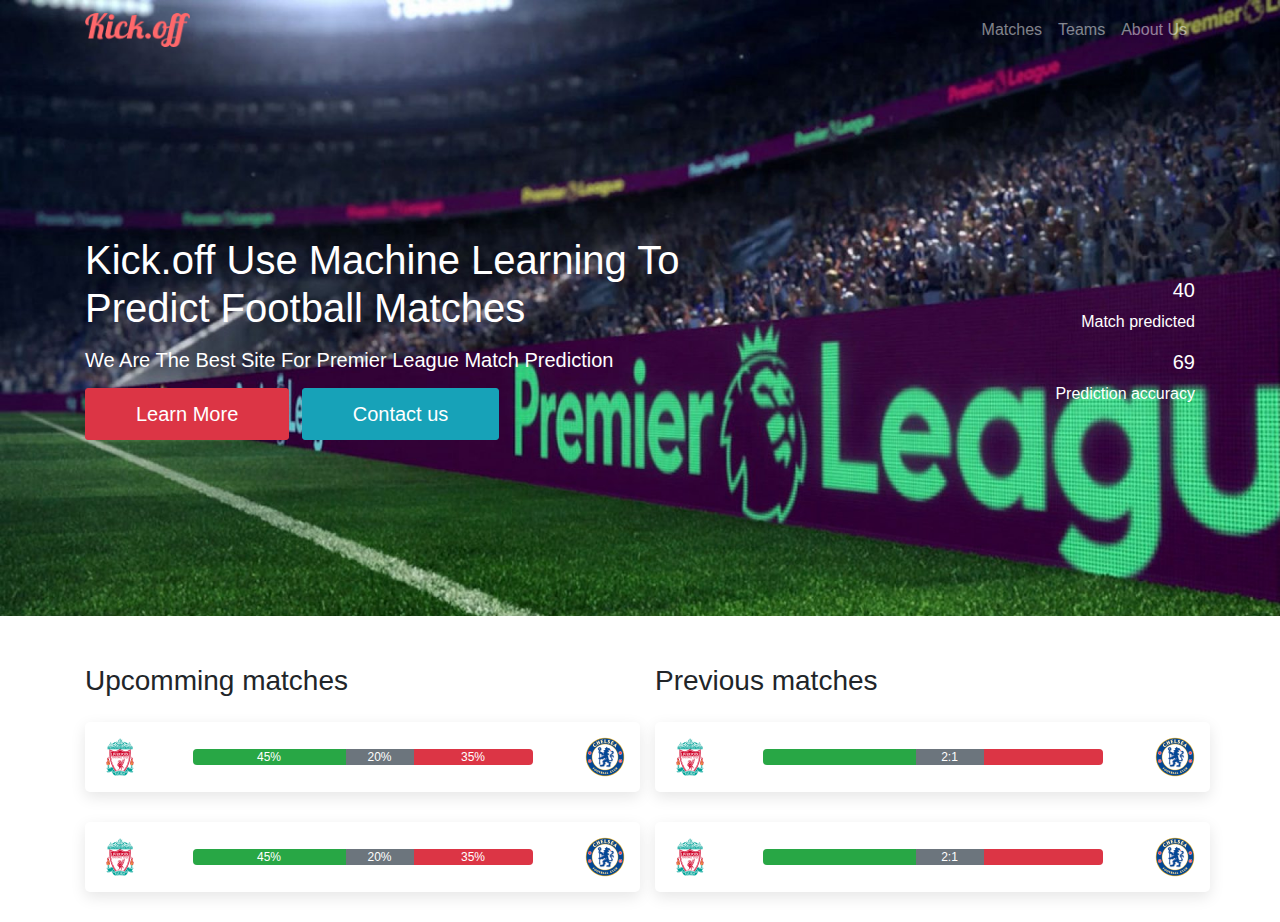
<file: index.html>
<!DOCTYPE html>
<html lang="en">
<head>
    <meta charset="UTF-8">
    <meta name="viewport" content="width=device-width, initial-scale=1.0">
    <meta http-equiv="X-UA-Compatible" content="ie=edge">
    <title>Kick.off</title>
    <link rel="stylesheet" href="css/bootstrap.css">
    <link rel="stylesheet" href="scss/styles.css">
</head>
<body>
    <header id="header">
        <nav class="navbar navbar-expand-lg navbar-dark bg-transparent">
            <div class="container">
                <a class="navbar-brand" href="#"><img src="./img/log.png" width="105" alt=""></a>
                <button class="navbar-toggler" type="button" data-toggle="collapse"
                    data-target="#navbarSupportedContent" aria-controls="navbarSupportedContent" aria-expanded="false"
                    aria-label="Toggle navigation">
                    <span class="navbar-toggler-icon"></span>
                </button>
                <div class="collapse navbar-collapse" id="navbarSupportedContent">
                    <ul class="navbar-nav ml-auto">
                        <li class="nav-item">
                            <a class="nav-link" href="#">Matches</a>
                        </li>
                        <li class="nav-item">
                            <a class="nav-link" href="#">Teams</a>
                        </li>
                        <li class="nav-item">
                            <a class="nav-link" href="#">About Us</a>
                        </li>
                    </ul>
                </div>
            </div>
        </nav>
        <!-- End of the navbar -->
        <div id="hero-area">
            <div class="container">
                <div class="row align-items-center">
                    <div class="col-sm-8 left-hero-content">
                        <h1 class="mb-3">Kick.off Use Machine Learning To Predict Football Matches</h1>
                        <h5 class="mb-3">We Are The Best Site For Premier League Match Prediction</h5>
                        <a href="#" class="btn btn-danger btn-lg mr-2">Learn More</a>
                        <a href="#" class="btn btn-info btn-lg">Contact us</a>
                    </div>
                    <div class="col-sm-4 right-hero-content">
                        <div class="mt-4">
                            <div class="match-predict text-right">
                                <h5>40</h5>
                                <p>Match predicted</p>
                            </div>
                            <div class="match-predict text-right">
                                <h5>69</h5>
                                <p>Prediction accuracy</p>
                            </div>
                        </div>
                    </div>
                </div>
            </div>
        </div>
        <!-- End of the hero area -->
    </header>

    <section class="container pt-5">
        <div class="row">
            <div class="col-sm-6">
                <h3 class="mb-4">Upcomming matches</h3>
                <div class="match-prediction row align-items-center">
                    <div class="col">
                        <span class="logo-left">
                            <img src="./img/liverpool-logo.png" title="Liverpool" alt="" width="40" height="40">
                        </span>
                    </div>
                    <div class="col-8">
                        <div class="progress">
                            <div class="progress-bar bg-success" role="progressbar" style="width: 45%" aria-valuenow="15" aria-valuemin="0" aria-valuemax="100">45%</div>
                            <div class="progress-bar bg-secondary" role="progressbar" style="width: 20%" aria-valuenow="30" aria-valuemin="0" aria-valuemax="100">20%</div>
                            <div class="progress-bar bg-danger" role="progressbar" style="width: 35%" aria-valuenow="20" aria-valuemin="0" aria-valuemax="100">35%</div>
                          </div>
                    </div>
                    <div class="col logo-right">
                        <span class="">
                            <img src="./img/chelsea-logo.png" title="Chelsea" alt="" width="40" height="40">
                        </span>
                    </div>
                </div>
                <!-- End of the one card -->
                <div class="match-prediction row align-items-center">
                    <div class="col">
                        <span class="logo-left">
                            <img src="./img/liverpool-logo.png" title="Liverpool" alt="" width="40" height="40">
                        </span>
                    </div>
                    <div class="col-8">
                        <div class="progress">
                            <div class="progress-bar bg-success" role="progressbar" style="width: 45%" aria-valuenow="15" aria-valuemin="0" aria-valuemax="100">45%</div>
                            <div class="progress-bar bg-secondary" role="progressbar" style="width: 20%" aria-valuenow="30" aria-valuemin="0" aria-valuemax="100">20%</div>
                            <div class="progress-bar bg-danger" role="progressbar" style="width: 35%" aria-valuenow="20" aria-valuemin="0" aria-valuemax="100">35%</div>
                          </div>
                    </div>
                    <div class="col logo-right">
                        <span class="">
                            <img src="./img/chelsea-logo.png" title="Chelsea" alt="" width="40" height="40">
                        </span>
                    </div>
                </div>
            </div>
            <div class="col-sm-6">
                <h3 class="mb-4">Previous matches</h3>
                <div class="match-prediction row align-items-center">
                    <div class="col">
                        <span class="logo-left">
                            <img src="./img/liverpool-logo.png" alt="Liverpool" title="Liverpool" width="40" height="40">
                        </span>
                    </div>
                    <div class="col-8">
                        <div class="progress">
                            <div class="progress-bar bg-success" role="progressbar" style="width: 45%" aria-valuenow="15" aria-valuemin="0" aria-valuemax="100"></div>
                            <div class="progress-bar bg-secondary" role="progressbar" style="width: 20%" aria-valuenow="30" aria-valuemin="0" aria-valuemax="100">2:1</div>
                            <div class="progress-bar bg-danger" role="progressbar" style="width: 35%" aria-valuenow="20" aria-valuemin="0" aria-valuemax="100"></div>
                          </div>
                    </div>
                    <div class="col logo-right">
                        <span class="">
                            <img src="./img/chelsea-logo.png" title="Chelsea" alt="" width="40" height="40">
                        </span>
                    </div>
                </div>

                <div class="match-prediction row align-items-center">
                    <div class="col">
                        <span class="logo-left">
                            <img src="./img/liverpool-logo.png" alt="Liverpool" title="Liverpool" width="40" height="40">
                        </span>
                    </div>
                    <div class="col-8">
                        <div class="progress">
                            <div class="progress-bar bg-success" role="progressbar" style="width: 45%" aria-valuenow="15" aria-valuemin="0" aria-valuemax="100"></div>
                            <div class="progress-bar bg-secondary" role="progressbar" style="width: 20%" aria-valuenow="30" aria-valuemin="0" aria-valuemax="100">2:1</div>
                            <div class="progress-bar bg-danger" role="progressbar" style="width: 35%" aria-valuenow="20" aria-valuemin="0" aria-valuemax="100"></div>
                          </div>
                    </div>
                    <div class="col logo-right">
                        <span class="">
                            <img src="./img/chelsea-logo.png" title="Chelsea" alt="" width="40" height="40">
                        </span>
                    </div>
                </div>
            </div>
        </div>
    </section>


    <script src="https://code.jquery.com/jquery-3.4.1.slim.min.js"
        integrity="sha384-J6qa4849blE2+poT4WnyKhv5vZF5SrPo0iEjwBvKU7imGFAV0wwj1yYfoRSJoZ+n" crossorigin="anonymous">
    </script>
    <script src="https://cdn.jsdelivr.net/npm/popper.js@1.16.0/dist/umd/popper.min.js"
        integrity="sha384-Q6E9RHvbIyZFJoft+2mJbHaEWldlvI9IOYy5n3zV9zzTtmI3UksdQRVvoxMfooAo" crossorigin="anonymous">
    </script>
    <script src="js/bootstrap.js">
    </script>
</body>

</html>
</file>
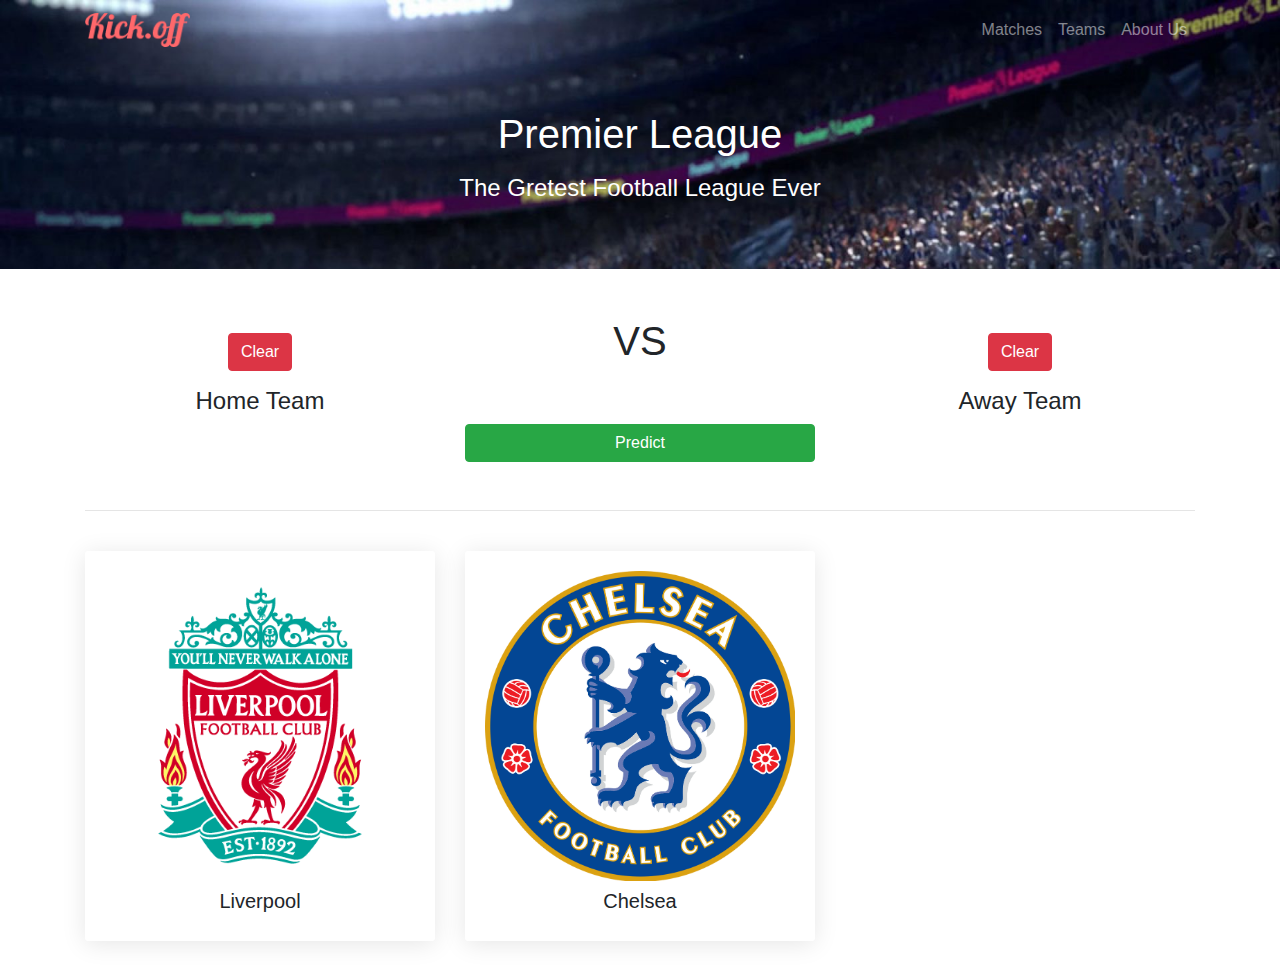
<file: predict.html>
<!DOCTYPE html>
<html lang="en">
<head>
    <meta charset="UTF-8">
    <meta name="viewport" content="width=device-width, initial-scale=1.0">
    <meta http-equiv="X-UA-Compatible" content="ie=edge">
    <title>Kick.off</title>
    <link rel="stylesheet" href="css/bootstrap.css">
    <link rel="stylesheet" href="scss/styles.css">
</head>
<body>
    <header id="header">
        <nav class="navbar navbar-expand-lg navbar-dark bg-transparent">
            <div class="container">
                <a class="navbar-brand" href="#"><img src="./img/log.png" width="105" alt=""></a>
                <button class="navbar-toggler" type="button" data-toggle="collapse"
                    data-target="#navbarSupportedContent" aria-controls="navbarSupportedContent" aria-expanded="false"
                    aria-label="Toggle navigation">
                    <span class="navbar-toggler-icon"></span>
                </button>
                <div class="collapse navbar-collapse" id="navbarSupportedContent">
                    <ul class="navbar-nav ml-auto">
                        <li class="nav-item">
                            <a class="nav-link" href="#">Matches</a>
                        </li>
                        <li class="nav-item">
                            <a class="nav-link" href="#">Teams</a>
                        </li>
                        <li class="nav-item">
                            <a class="nav-link" href="#">About Us</a>
                        </li>
                    </ul>
                </div>
            </div>
        </nav>
        <!-- End of the navbar -->
        <div id="hero-area-small">
            <div class="container">
                <div class="row align-items-center">
                    <div class="col-sm-12 text-center">
                        <h1 class="mb-3">Premier League</h1>
                        <h4 class="mb-3">The Gretest Football League Ever</h4>
                    </div>
                </div>
            </div>
        </div>
        <!-- End of the hero area -->
    </header>

    <!-- End of the header -->

    <section class="container pt-5">
        <div class="row mb-5" id="selected-team">
            <div class="col-sm-4 text-center">
                <div class="add-team"></div>
                <button class="btn btn-danger mt-3 deselect-btn">Clear</button>
                <h4 class="mt-3">Home Team</h4>
            </div>
            <div class="col-sm-4">
                <h1 class="text-center">VS</h1>
            </div>
            <div class="col-sm-4 text-center">
                <div class="add-team"></div>
                <button class="btn btn-danger mt-3 deselect-btn">Clear</button>
                <h4 class="text-center mt-3">Away Team</h4>
            </div>
            <div class="col-sm-4 offset-4">
                <a href="#" class="btn btn-success btn-block">Predict</a>
            </div>
        </div>
        <hr>
        <div class="row pt-4" id="teams-card">
            <div class="col-sm-4 mb-4">
                <div class="card" data-team="Liverpool">
                    <div class="card-body">
                        <img src="./img/liverpool-logo-big.png" class="card-img" alt="">
                        <h5 class="text-center mt-2">Liverpool</h5>
                    </div>
                </div>
            </div>
            <div class="col-sm-4 mb-4">
                <div class="card" data-team="Chelsea">
                    <div class="card-body">
                        <img src="./img/chelsea-logo-big.png" class="card-img" alt="">
                        <h5 class="text-center mt-2">Chelsea</h5>
                    </div>
                </div>
            </div>
        </div>
    </section>

    <script src="https://code.jquery.com/jquery-3.4.1.slim.min.js"
        integrity="sha384-J6qa4849blE2+poT4WnyKhv5vZF5SrPo0iEjwBvKU7imGFAV0wwj1yYfoRSJoZ+n" crossorigin="anonymous">
    </script>
    <script src="https://cdn.jsdelivr.net/npm/popper.js@1.16.0/dist/umd/popper.min.js"
        integrity="sha384-Q6E9RHvbIyZFJoft+2mJbHaEWldlvI9IOYy5n3zV9zzTtmI3UksdQRVvoxMfooAo" crossorigin="anonymous">
    </script>
    <script src="js/bootstrap.js">
    </script>
    <script src="js/main.js"></script>
</body>
</html>
</file>
<file: scss/styles.css>
.btn-lg {
  line-height: 50px;
  padding: 0px 50px;
  border-radius: 3px;
}

#header {
  background-image: url(../img/cropped-Premier-League-3.jpg);
  background-size: cover;
}

#hero-area {
  color: #ffffff;
  padding-top: 11em;
  padding-bottom: 11em;
}

#hero-area-small {
  color: #ffffff;
  padding-top: 3.125em;
  padding-bottom: 3.125em;
}

div[data-team] {
  -webkit-box-shadow: 0px 3px 25px rgba(0, 0, 0, 0.1);
          box-shadow: 0px 3px 25px rgba(0, 0, 0, 0.1);
  border-radius: 3px;
  border: none;
}

.match-prediction {
  padding-top: 15px;
  padding-bottom: 15px;
  -webkit-box-shadow: 0px 5px 15px rgba(0, 0, 0, 0.1);
          box-shadow: 0px 5px 15px rgba(0, 0, 0, 0.1);
  margin-bottom: 30px;
  margin-left: 0px;
  border-radius: 5px;
}

.logo-right {
  text-align: right;
}
/*# sourceMappingURL=styles.css.map */
</file>
